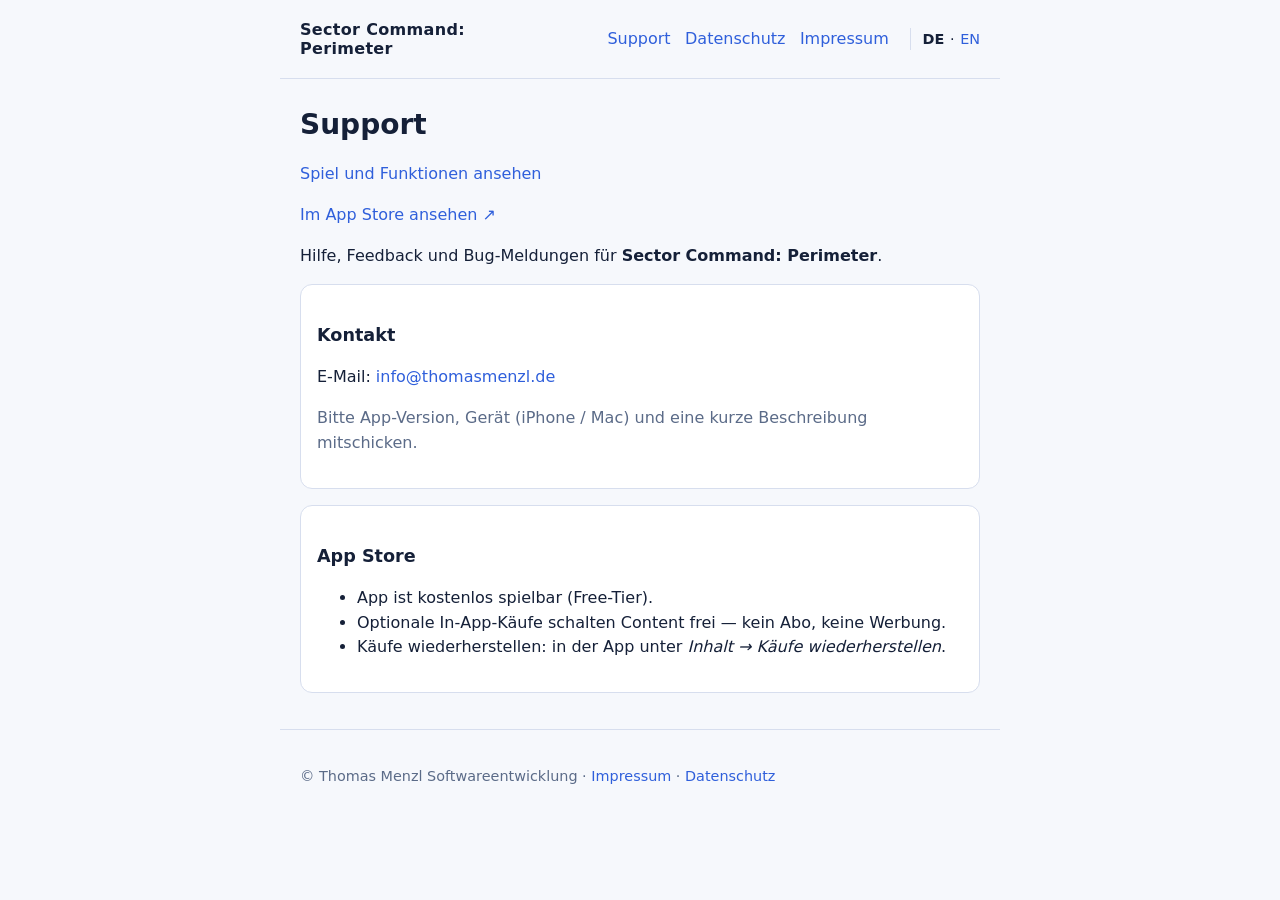
<file: index.html>
<!DOCTYPE html>
<html lang="de">
<head>
  <meta charset="utf-8" />
  <meta name="viewport" content="width=device-width, initial-scale=1" />
  <title>Sector Command: Perimeter — Support</title>
  <link rel="stylesheet" href="styles.css" />
  <link rel="alternate" hreflang="de" href="index.html" />
  <link rel="alternate" hreflang="en" href="en/index.html" />
</head>
<body>
  <header>
    <p class="brand">Sector Command: Perimeter</p>
    <nav>
      <a href="index.html">Support</a>
      <a href="privacy.html">Datenschutz</a>
      <a href="impressum.html">Impressum</a>
      <span class="lang-switch" aria-label="Sprache">
        <a href="index.html" aria-current="true" lang="de">DE</a>
        <span aria-hidden="true">·</span>
        <a href="en/index.html" lang="en" hreflang="en">EN</a>
      </span>
    </nav>
  </header>

  <main>
    <h1>Support</h1>
    <p><a href="https://thomasmenzl.de/perimeter/">Spiel und Funktionen ansehen</a></p>
    <p><a href="https://apps.apple.com/de/app/sector-command-perimeter/id6794924726">Im App Store ansehen ↗</a></p>
    <p>Hilfe, Feedback und Bug-Meldungen für <strong>Sector Command: Perimeter</strong>.</p>

    <section>
      <h2>Kontakt</h2>
      <p>
        E-Mail:
        <a href="mailto:info@thomasmenzl.de">info@thomasmenzl.de</a>
      </p>
      <p class="muted">Bitte App-Version, Gerät (iPhone / Mac) und eine kurze Beschreibung mitschicken.</p>
    </section>

    <section>
      <h2>App Store</h2>
      <ul>
        <li>App ist kostenlos spielbar (Free-Tier).</li>
        <li>Optionale In‑App‑Käufe schalten Content frei — kein Abo, keine Werbung.</li>
        <li>Käufe wiederherstellen: in der App unter <em>Inhalt → Käufe wiederherstellen</em>.</li>
      </ul>
    </section>
  </main>

  <footer>
    <p>© Thomas Menzl Softwareentwicklung · <a href="impressum.html">Impressum</a> · <a href="privacy.html">Datenschutz</a></p>
  </footer>
</body>
</html>
</file>
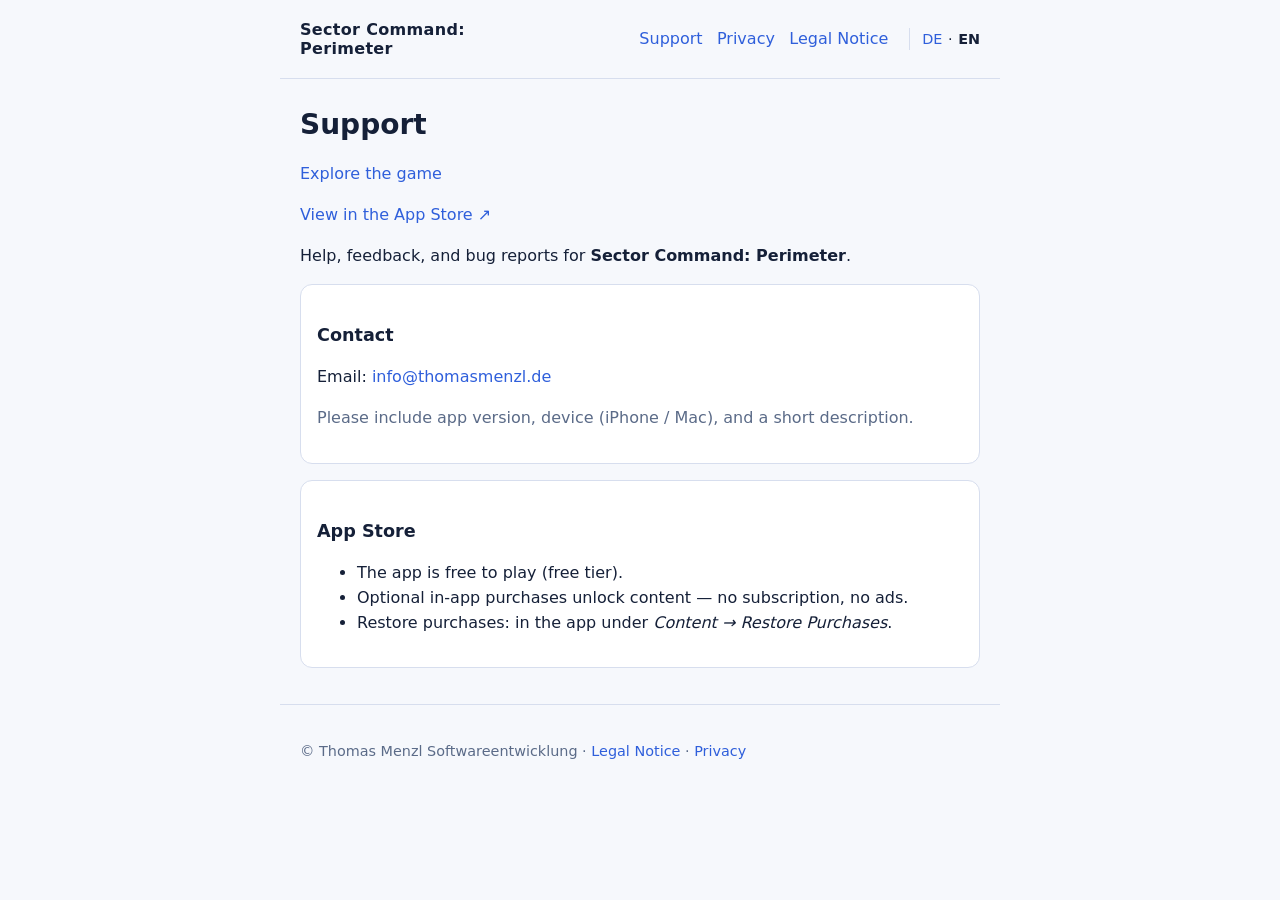
<file: en/index.html>
<!DOCTYPE html>
<html lang="en">
<head>
  <meta charset="utf-8" />
  <meta name="viewport" content="width=device-width, initial-scale=1" />
  <title>Sector Command: Perimeter — Support</title>
  <link rel="stylesheet" href="../styles.css" />
  <link rel="alternate" hreflang="de" href="../index.html" />
  <link rel="alternate" hreflang="en" href="index.html" />
</head>
<body>
  <header>
    <p class="brand">Sector Command: Perimeter</p>
    <nav>
      <a href="index.html">Support</a>
      <a href="privacy.html">Privacy</a>
      <a href="impressum.html">Legal Notice</a>
      <span class="lang-switch" aria-label="Language">
        <a href="../index.html" lang="de" hreflang="de">DE</a>
        <span aria-hidden="true">·</span>
        <a href="index.html" aria-current="true" lang="en">EN</a>
      </span>
    </nav>
  </header>

  <main>
    <h1>Support</h1>
    <p><a href="https://thomasmenzl.de/perimeter/en/">Explore the game</a></p>
    <p><a href="https://apps.apple.com/us/app/sector-command-perimeter/id6794924726">View in the App Store ↗</a></p>
    <p>Help, feedback, and bug reports for <strong>Sector Command: Perimeter</strong>.</p>

    <section>
      <h2>Contact</h2>
      <p>
        Email:
        <a href="mailto:info@thomasmenzl.de">info@thomasmenzl.de</a>
      </p>
      <p class="muted">Please include app version, device (iPhone / Mac), and a short description.</p>
    </section>

    <section>
      <h2>App Store</h2>
      <ul>
        <li>The app is free to play (free tier).</li>
        <li>Optional in-app purchases unlock content — no subscription, no ads.</li>
        <li>Restore purchases: in the app under <em>Content → Restore Purchases</em>.</li>
      </ul>
    </section>
  </main>

  <footer>
    <p>© Thomas Menzl Softwareentwicklung · <a href="impressum.html">Legal Notice</a> · <a href="privacy.html">Privacy</a></p>
  </footer>
</body>
</html>
</file>
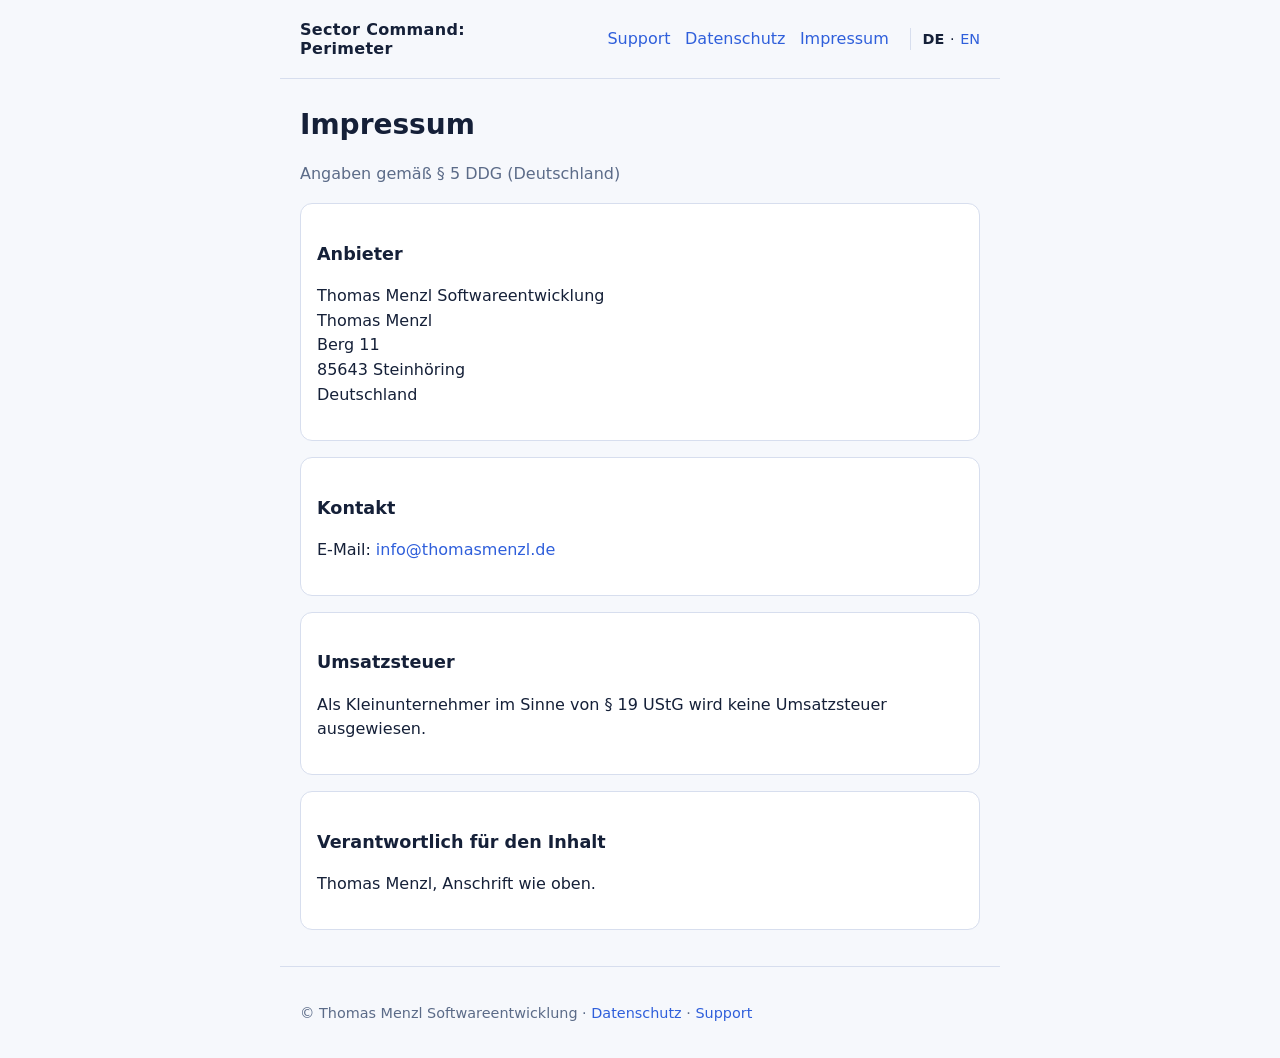
<file: impressum.html>
<!DOCTYPE html>
<html lang="de">
<head>
  <meta charset="utf-8" />
  <meta name="viewport" content="width=device-width, initial-scale=1" />
  <title>Impressum — Thomas Menzl Softwareentwicklung</title>
  <link rel="stylesheet" href="styles.css" />
  <link rel="alternate" hreflang="de" href="impressum.html" />
  <link rel="alternate" hreflang="en" href="en/impressum.html" />
</head>
<body>
  <header>
    <p class="brand">Sector Command: Perimeter</p>
    <nav>
      <a href="index.html">Support</a>
      <a href="privacy.html">Datenschutz</a>
      <a href="impressum.html">Impressum</a>
      <span class="lang-switch" aria-label="Sprache">
        <a href="impressum.html" aria-current="true" lang="de">DE</a>
        <span aria-hidden="true">·</span>
        <a href="en/impressum.html" lang="en" hreflang="en">EN</a>
      </span>
    </nav>
  </header>

  <main>
    <h1>Impressum</h1>
    <p class="muted">Angaben gemäß § 5 DDG (Deutschland)</p>

    <section>
      <h2>Anbieter</h2>
      <p>
        Thomas Menzl Softwareentwicklung<br />
        Thomas Menzl<br />
        Berg 11<br />
        85643 Steinhöring<br />
        Deutschland
      </p>
    </section>

    <section>
      <h2>Kontakt</h2>
      <p>
        E-Mail:
        <a href="mailto:info@thomasmenzl.de">info@thomasmenzl.de</a>
      </p>
    </section>

    <section>
      <h2>Umsatzsteuer</h2>
      <p>
        Als Kleinunternehmer im Sinne von § 19 UStG wird keine Umsatzsteuer ausgewiesen.
      </p>
    </section>

    <section>
      <h2>Verantwortlich für den Inhalt</h2>
      <p>Thomas Menzl, Anschrift wie oben.</p>
    </section>
  </main>

  <footer>
    <p>© Thomas Menzl Softwareentwicklung · <a href="privacy.html">Datenschutz</a> · <a href="index.html">Support</a></p>
  </footer>
</body>
</html>
</file>
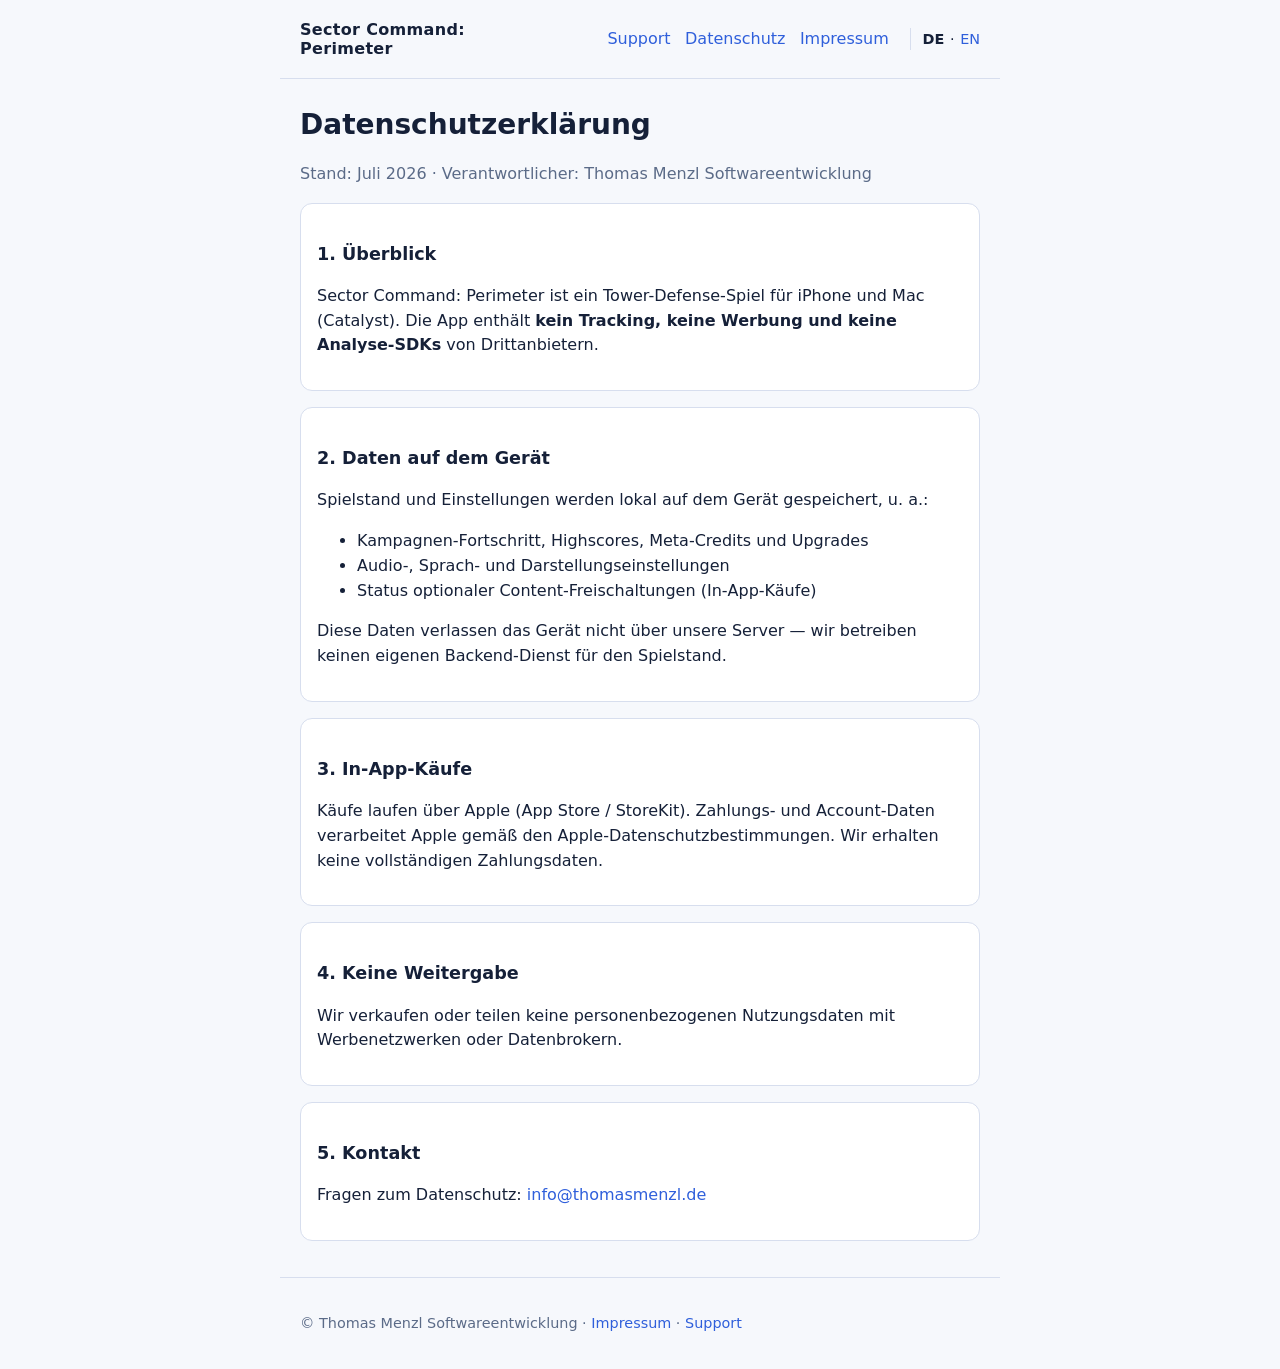
<file: privacy.html>
<!DOCTYPE html>
<html lang="de">
<head>
  <meta charset="utf-8" />
  <meta name="viewport" content="width=device-width, initial-scale=1" />
  <title>Sector Command: Perimeter — Datenschutzerklärung</title>
  <link rel="stylesheet" href="styles.css" />
  <link rel="alternate" hreflang="de" href="privacy.html" />
  <link rel="alternate" hreflang="en" href="en/privacy.html" />
</head>
<body>
  <header>
    <p class="brand">Sector Command: Perimeter</p>
    <nav>
      <a href="index.html">Support</a>
      <a href="privacy.html">Datenschutz</a>
      <a href="impressum.html">Impressum</a>
      <span class="lang-switch" aria-label="Sprache">
        <a href="privacy.html" aria-current="true" lang="de">DE</a>
        <span aria-hidden="true">·</span>
        <a href="en/privacy.html" lang="en" hreflang="en">EN</a>
      </span>
    </nav>
  </header>

  <main>
    <h1>Datenschutzerklärung</h1>
    <p class="muted">Stand: Juli 2026 · Verantwortlicher: Thomas Menzl Softwareentwicklung</p>

    <section>
      <h2>1. Überblick</h2>
      <p>
        Sector Command: Perimeter ist ein Tower-Defense-Spiel für iPhone und Mac (Catalyst).
        Die App enthält <strong>kein Tracking, keine Werbung und keine Analyse-SDKs</strong> von Drittanbietern.
      </p>
    </section>

    <section>
      <h2>2. Daten auf dem Gerät</h2>
      <p>Spielstand und Einstellungen werden lokal auf dem Gerät gespeichert, u. a.:</p>
      <ul>
        <li>Kampagnen-Fortschritt, Highscores, Meta-Credits und Upgrades</li>
        <li>Audio-, Sprach- und Darstellungseinstellungen</li>
        <li>Status optionaler Content-Freischaltungen (In‑App‑Käufe)</li>
      </ul>
      <p>Diese Daten verlassen das Gerät nicht über unsere Server — wir betreiben keinen eigenen Backend-Dienst für den Spielstand.</p>
    </section>

    <section>
      <h2>3. In‑App‑Käufe</h2>
      <p>
        Käufe laufen über Apple (App Store / StoreKit). Zahlungs- und Account-Daten verarbeitet Apple
        gemäß den Apple-Datenschutzbestimmungen. Wir erhalten keine vollständigen Zahlungsdaten.
      </p>
    </section>

    <section>
      <h2>4. Keine Weitergabe</h2>
      <p>Wir verkaufen oder teilen keine personenbezogenen Nutzungsdaten mit Werbenetzwerken oder Datenbrokern.</p>
    </section>

    <section>
      <h2>5. Kontakt</h2>
      <p>
        Fragen zum Datenschutz:
        <a href="mailto:info@thomasmenzl.de">info@thomasmenzl.de</a>
      </p>
    </section>
  </main>

  <footer>
    <p>© Thomas Menzl Softwareentwicklung · <a href="impressum.html">Impressum</a> · <a href="index.html">Support</a></p>
  </footer>
</body>
</html>
</file>
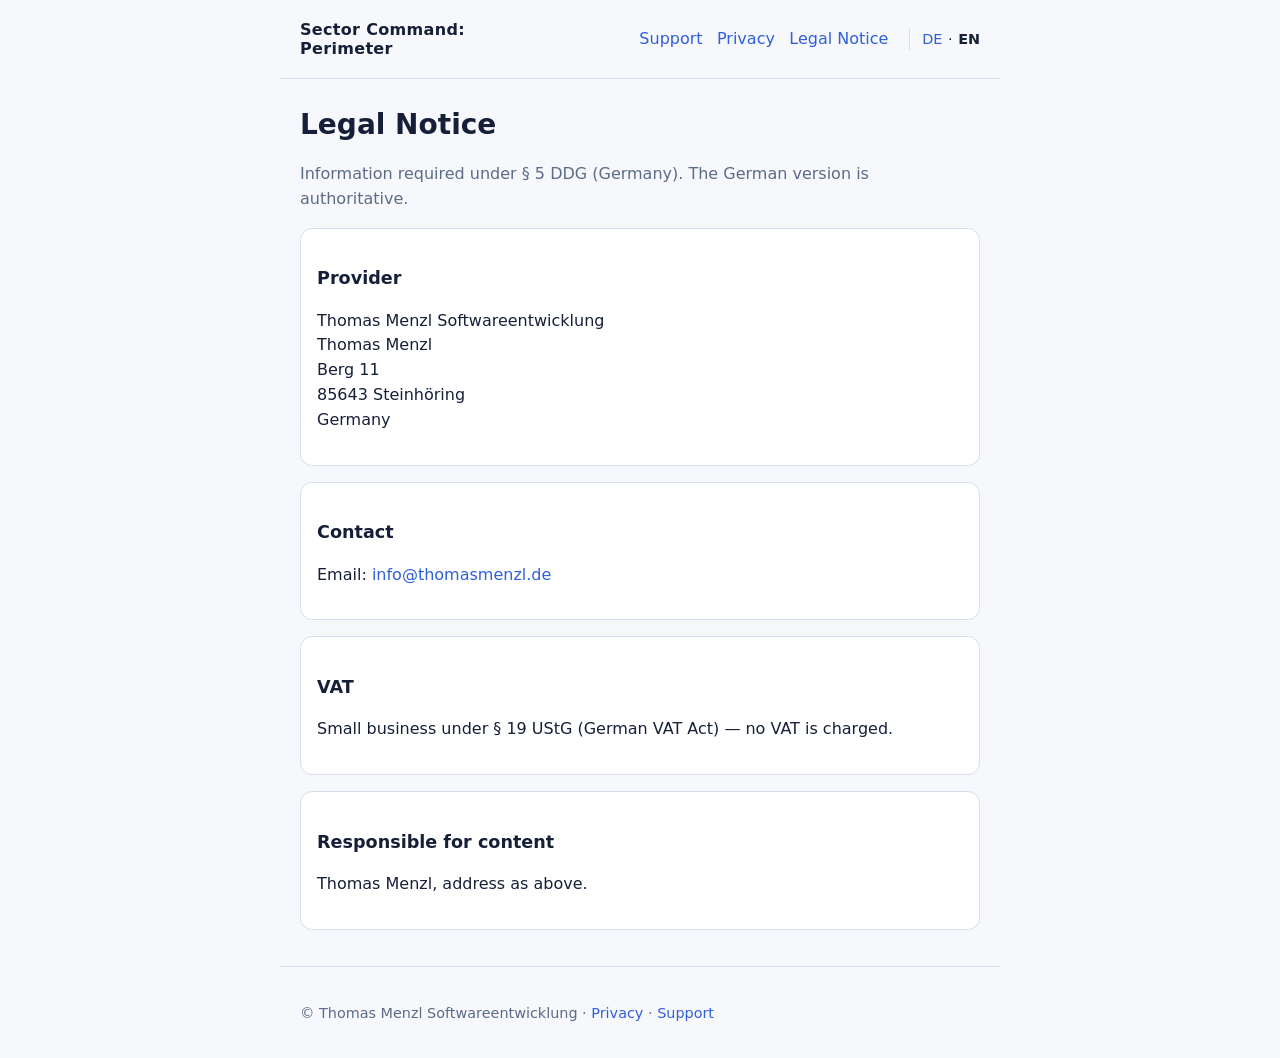
<file: en/impressum.html>
<!DOCTYPE html>
<html lang="en">
<head>
  <meta charset="utf-8" />
  <meta name="viewport" content="width=device-width, initial-scale=1" />
  <title>Legal Notice — Thomas Menzl Softwareentwicklung</title>
  <link rel="stylesheet" href="../styles.css" />
  <link rel="alternate" hreflang="de" href="../impressum.html" />
  <link rel="alternate" hreflang="en" href="impressum.html" />
</head>
<body>
  <header>
    <p class="brand">Sector Command: Perimeter</p>
    <nav>
      <a href="index.html">Support</a>
      <a href="privacy.html">Privacy</a>
      <a href="impressum.html">Legal Notice</a>
      <span class="lang-switch" aria-label="Language">
        <a href="../impressum.html" lang="de" hreflang="de">DE</a>
        <span aria-hidden="true">·</span>
        <a href="impressum.html" aria-current="true" lang="en">EN</a>
      </span>
    </nav>
  </header>

  <main>
    <h1>Legal Notice</h1>
    <p class="muted">Information required under § 5 DDG (Germany). The German version is authoritative.</p>

    <section>
      <h2>Provider</h2>
      <p>
        Thomas Menzl Softwareentwicklung<br />
        Thomas Menzl<br />
        Berg 11<br />
        85643 Steinhöring<br />
        Germany
      </p>
    </section>

    <section>
      <h2>Contact</h2>
      <p>
        Email:
        <a href="mailto:info@thomasmenzl.de">info@thomasmenzl.de</a>
      </p>
    </section>

    <section>
      <h2>VAT</h2>
      <p>
        Small business under § 19 UStG (German VAT Act) — no VAT is charged.
      </p>
    </section>

    <section>
      <h2>Responsible for content</h2>
      <p>Thomas Menzl, address as above.</p>
    </section>
  </main>

  <footer>
    <p>© Thomas Menzl Softwareentwicklung · <a href="privacy.html">Privacy</a> · <a href="index.html">Support</a></p>
  </footer>
</body>
</html>
</file>
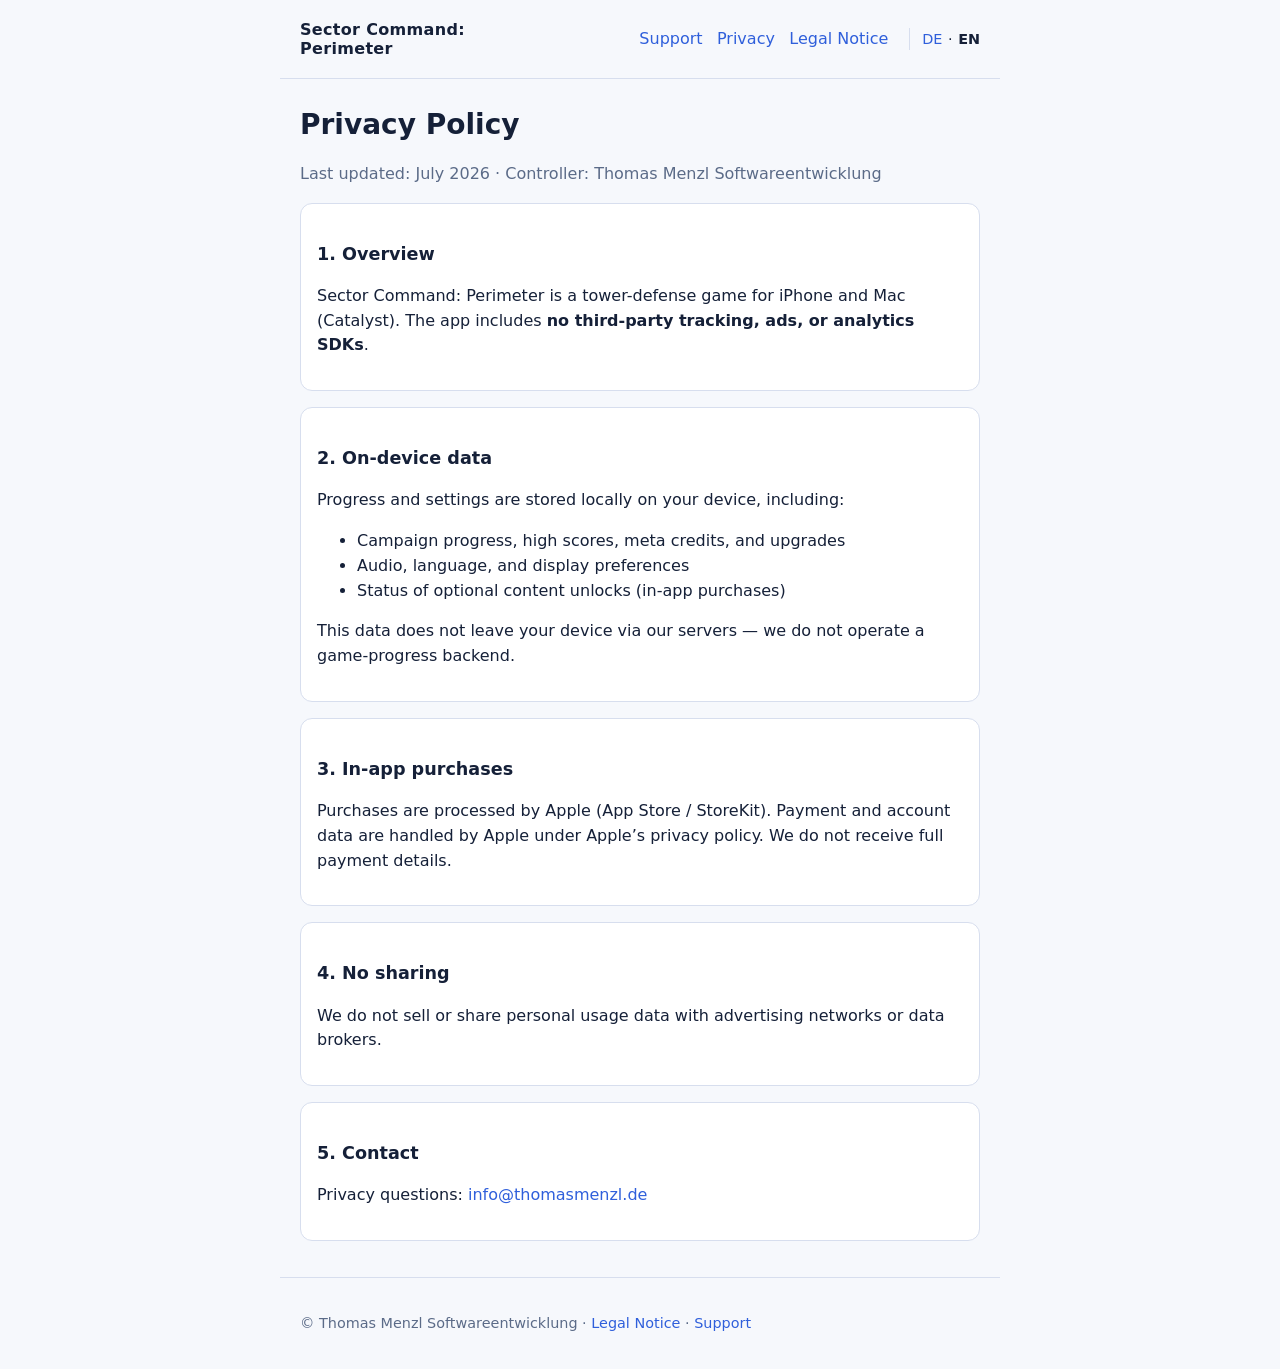
<file: en/privacy.html>
<!DOCTYPE html>
<html lang="en">
<head>
  <meta charset="utf-8" />
  <meta name="viewport" content="width=device-width, initial-scale=1" />
  <title>Sector Command: Perimeter — Privacy Policy</title>
  <link rel="stylesheet" href="../styles.css" />
  <link rel="alternate" hreflang="de" href="../privacy.html" />
  <link rel="alternate" hreflang="en" href="privacy.html" />
</head>
<body>
  <header>
    <p class="brand">Sector Command: Perimeter</p>
    <nav>
      <a href="index.html">Support</a>
      <a href="privacy.html">Privacy</a>
      <a href="impressum.html">Legal Notice</a>
      <span class="lang-switch" aria-label="Language">
        <a href="../privacy.html" lang="de" hreflang="de">DE</a>
        <span aria-hidden="true">·</span>
        <a href="privacy.html" aria-current="true" lang="en">EN</a>
      </span>
    </nav>
  </header>

  <main>
    <h1>Privacy Policy</h1>
    <p class="muted">Last updated: July 2026 · Controller: Thomas Menzl Softwareentwicklung</p>

    <section>
      <h2>1. Overview</h2>
      <p>
        Sector Command: Perimeter is a tower-defense game for iPhone and Mac (Catalyst).
        The app includes <strong>no third-party tracking, ads, or analytics SDKs</strong>.
      </p>
    </section>

    <section>
      <h2>2. On-device data</h2>
      <p>Progress and settings are stored locally on your device, including:</p>
      <ul>
        <li>Campaign progress, high scores, meta credits, and upgrades</li>
        <li>Audio, language, and display preferences</li>
        <li>Status of optional content unlocks (in-app purchases)</li>
      </ul>
      <p>This data does not leave your device via our servers — we do not operate a game-progress backend.</p>
    </section>

    <section>
      <h2>3. In-app purchases</h2>
      <p>
        Purchases are processed by Apple (App Store / StoreKit). Payment and account data are handled by Apple
        under Apple’s privacy policy. We do not receive full payment details.
      </p>
    </section>

    <section>
      <h2>4. No sharing</h2>
      <p>We do not sell or share personal usage data with advertising networks or data brokers.</p>
    </section>

    <section>
      <h2>5. Contact</h2>
      <p>
        Privacy questions:
        <a href="mailto:info@thomasmenzl.de">info@thomasmenzl.de</a>
      </p>
    </section>
  </main>

  <footer>
    <p>© Thomas Menzl Softwareentwicklung · <a href="impressum.html">Legal Notice</a> · <a href="index.html">Support</a></p>
  </footer>
</body>
</html>
</file>
<file: styles.css>
:root {
  color-scheme: light dark;
  --bg: #0b1020;
  --fg: #e8eefc;
  --muted: #9aa8c7;
  --accent: #5b8cff;
  --card: #141b2f;
  --line: #243049;
  font-family: "Segoe UI", system-ui, -apple-system, sans-serif;
}

@media (prefers-color-scheme: light) {
  :root {
    --bg: #f6f8fc;
    --fg: #152038;
    --muted: #5b6b88;
    --accent: #2f5fdb;
    --card: #ffffff;
    --line: #d7deee;
  }
}

* { box-sizing: border-box; }

body {
  margin: 0;
  background: var(--bg);
  color: var(--fg);
  line-height: 1.55;
}

header, main, footer {
  max-width: 720px;
  margin: 0 auto;
  padding: 1.25rem 1.25rem;
}

header {
  display: flex;
  justify-content: space-between;
  align-items: center;
  gap: 1rem;
  border-bottom: 1px solid var(--line);
}

.brand {
  line-height: 1.2;
  max-width: min(100%, 14rem);
  margin: 0;
  font-weight: 700;
  letter-spacing: 0.02em;
}

nav {
  display: flex;
  gap: 0.9rem;
  flex-wrap: wrap;
  align-items: center;
}

.lang-switch {
  display: inline-flex;
  gap: 0.35rem;
  align-items: center;
  margin-left: 0.4rem;
  padding-left: 0.75rem;
  border-left: 1px solid var(--line);
  font-size: 0.9rem;
}

.lang-switch a[aria-current="true"] {
  color: var(--fg);
  font-weight: 600;
  text-decoration: none;
  pointer-events: none;
}

a { color: var(--accent); text-decoration: none; }
a:hover { text-decoration: underline; }

h1 { font-size: 1.75rem; margin: 0.2rem 0 0.8rem; }
h2 { font-size: 1.1rem; margin-top: 1.4rem; }

section {
  background: var(--card);
  border: 1px solid var(--line);
  border-radius: 12px;
  padding: 0.9rem 1rem 1rem;
  margin: 1rem 0;
}

.muted { color: var(--muted); }
hr { border: 0; border-top: 1px solid var(--line); margin: 2rem 0; }

footer {
  color: var(--muted);
  font-size: 0.9rem;
  border-top: 1px solid var(--line);
}
</file>
